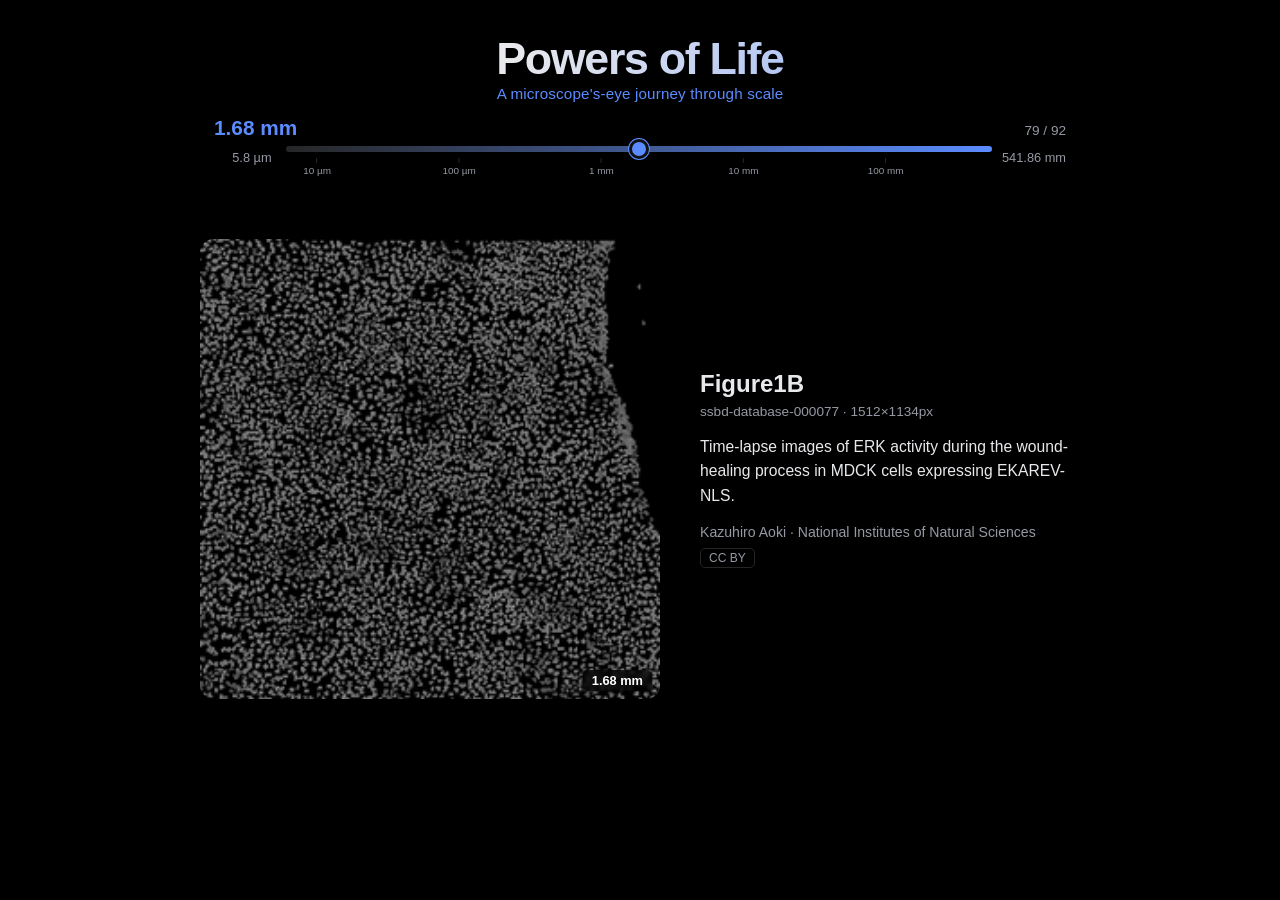
<file: index.html>
<!doctype html>
<html lang="en">
<head>
<meta charset="utf-8">
<meta name="viewport" content="width=device-width, initial-scale=1">
<title>Powers of Life</title>
<link rel="stylesheet" href="style.css">
</head>
<body>
  <header>
    <h1>Powers of Life</h1>
    <p class="tagline">A microscope's-eye journey through scale</p>
  </header>

  <section class="slider-section">
    <div class="slider-readout">
      <span id="targetWidthLabel">-</span>
      <span class="count-label"><span id="currentPos">0</span> / <span id="totalCount">0</span></span>
    </div>
    <div class="slider-row">
      <span class="edge-label" id="minLabel">-</span>
      <div class="slider-track-wrap">
        <input type="range" id="widthSlider" min="0" max="1000" step="any" value="500" aria-label="Physical scale">
        <div class="scale-ticks" id="scaleTicks"></div>
      </div>
      <span class="edge-label" id="maxLabel">-</span>
    </div>
  </section>

  <main id="stage" class="stage"></main>

  <div id="loadingOverlay" class="loading-overlay">loading…</div>

  <script src="app.js"></script>
</body>
</html>
</file>
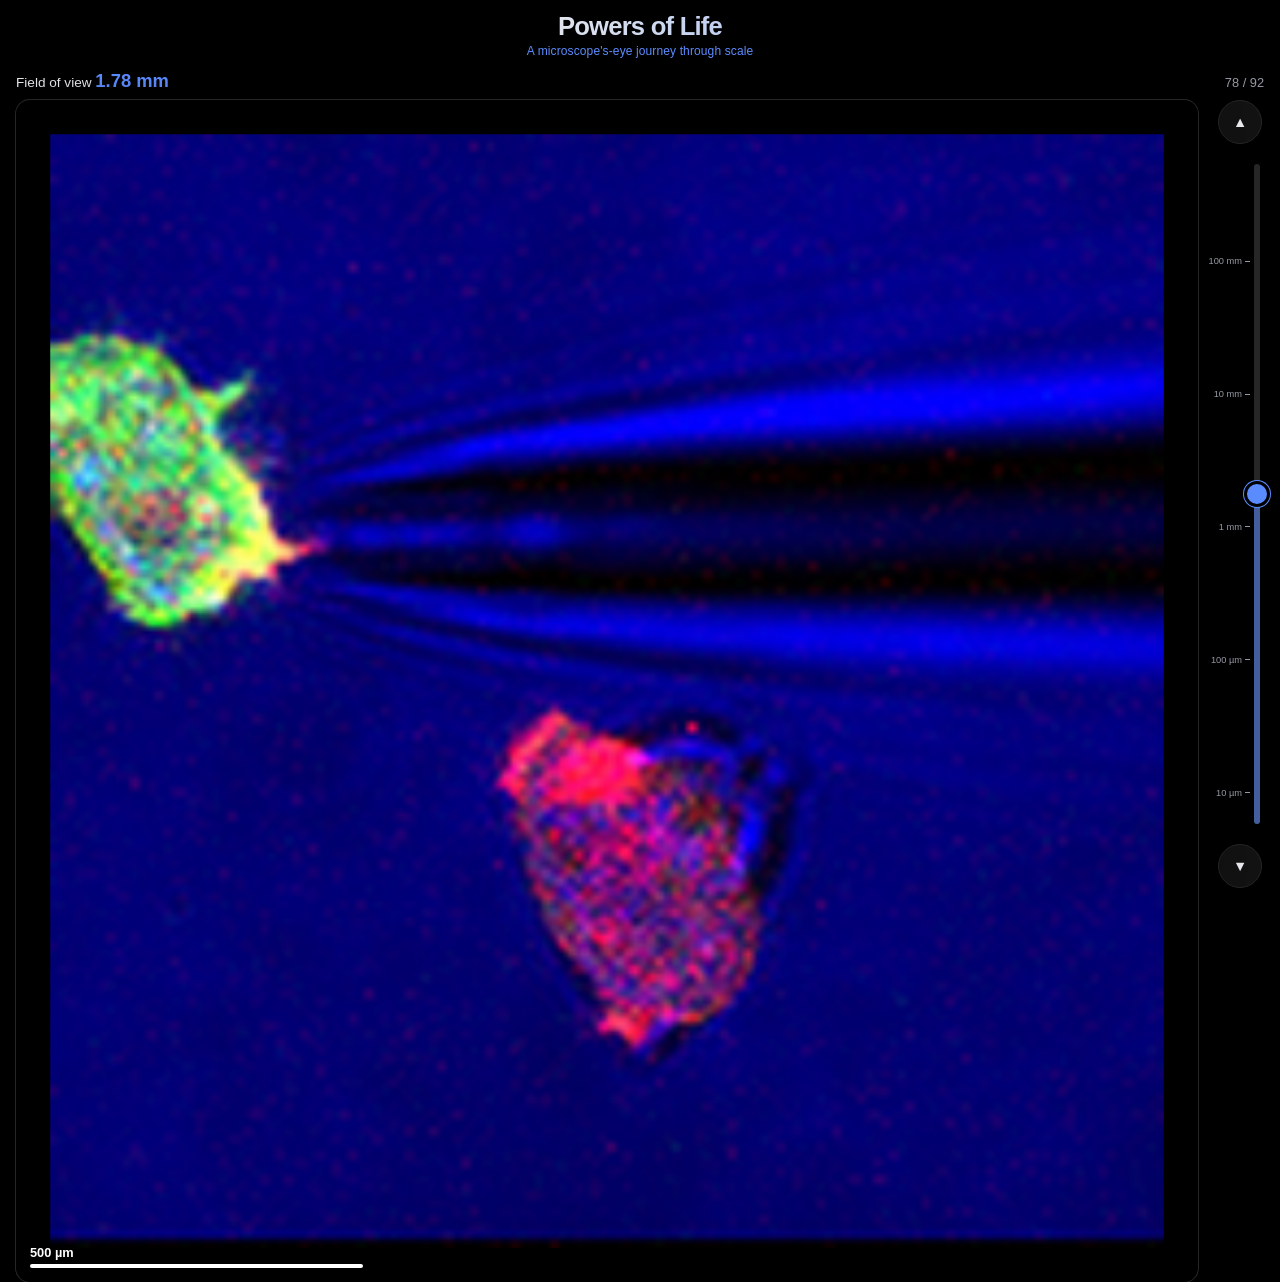
<file: phone/index.html>
<!doctype html>
<html lang="en">
<head>
<meta charset="utf-8">
<meta name="viewport" content="width=device-width, initial-scale=1, viewport-fit=cover">
<meta name="theme-color" content="#000000">
<title>Powers of Life — Phone</title>
<link rel="stylesheet" href="../style.css">
<link rel="stylesheet" href="../zoom/style.css">
<link rel="stylesheet" href="style.css">
</head>
<body>
  <header>
    <h1>Powers of Life</h1>
    <p class="tagline">A microscope's-eye journey through scale</p>
  </header>

  <div class="readout">
    <span>Field of view <span id="targetWidthLabel">-</span></span>
    <span class="count-label"><span id="currentPos">0</span> / <span id="totalCount">0</span></span>
  </div>

  <main class="phone-layout">
    <div class="left-col">
      <div class="viewport" id="viewport">
        <div class="scale-bar" id="scaleBar"><span id="scaleBarLabel"></span></div>
      </div>
      <div class="zoom-meta" id="meta"></div>
    </div>

    <div class="vslider">
      <button class="step-btn" id="stepUp" aria-label="Next larger dataset">▲</button>
      <div class="vslider-track" id="track" role="slider" tabindex="0"
           aria-label="Field of view" aria-orientation="vertical">
        <div class="scale-ticks" id="scaleTicks"></div>
        <div class="vslider-rail"></div>
        <div class="vslider-fill" id="fill"></div>
        <div class="vslider-thumb" id="thumb"></div>
      </div>
      <button class="step-btn" id="stepDown" aria-label="Next smaller dataset">▼</button>
    </div>
  </main>

  <div id="loadingOverlay" class="loading-overlay">loading…</div>

  <script src="app.js"></script>
</body>
</html>
</file>
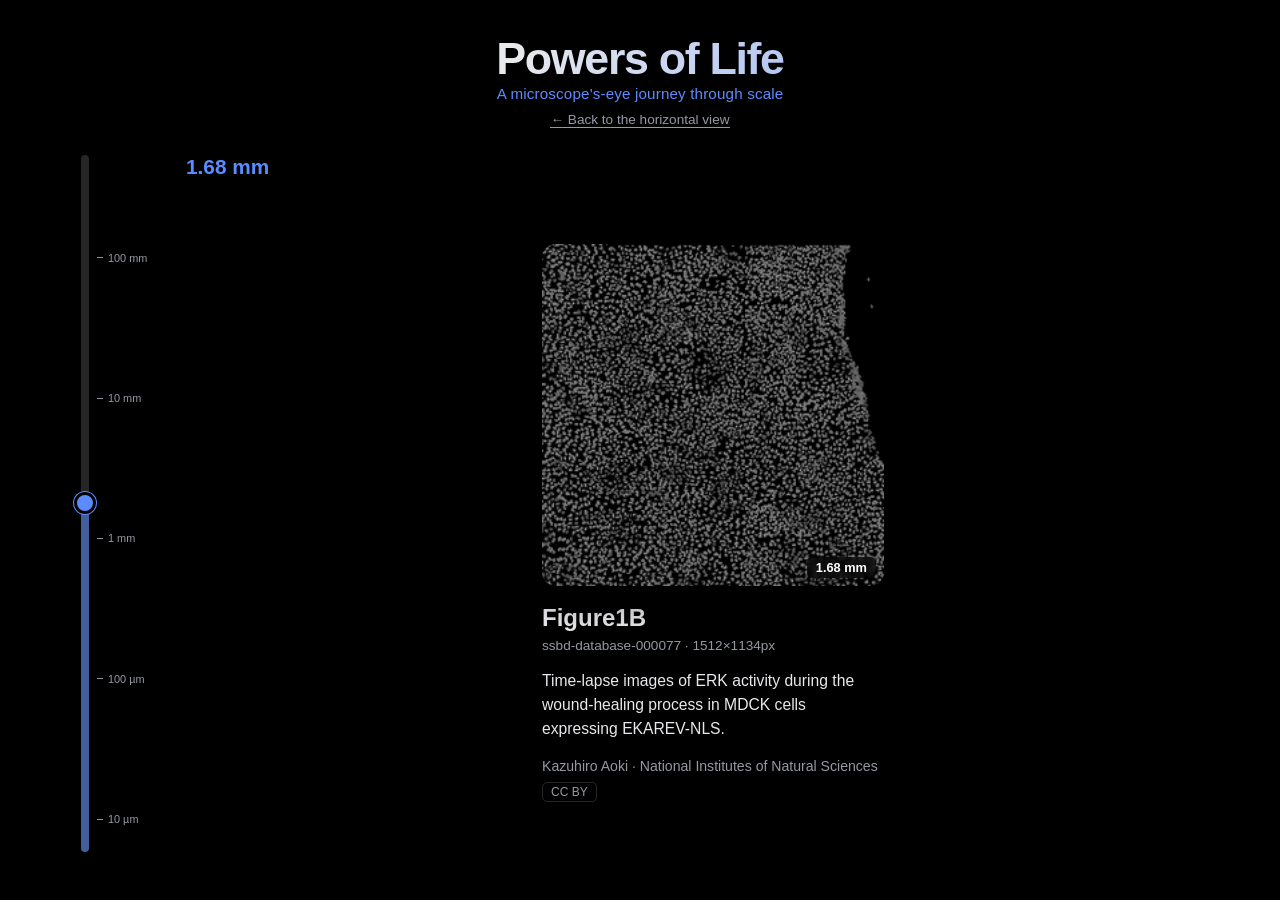
<file: vertical/index.html>
<!doctype html>
<html lang="en">
<head>
<meta charset="utf-8">
<meta name="viewport" content="width=device-width, initial-scale=1">
<title>Powers of Life — Vertical</title>
<link rel="stylesheet" href="style.css">
</head>
<body>
  <header>
    <h1>Powers of Life</h1>
    <p class="tagline">A microscope's-eye journey through scale</p>
    <p class="view-nav"><a href="../">← Back to the horizontal view</a></p>
  </header>

  <main class="viewer">
    <div class="vslider" id="vslider">
      <div class="vslider-track" id="vsliderTrack">
        <div class="scale-ticks" id="scaleTicks"></div>
        <div class="vslider-fill" id="vsliderFill"></div>
        <div class="vslider-thumb" id="vsliderThumb"></div>
      </div>
    </div>

    <div class="stage-wrap">
      <div class="target-readout" id="targetReadout">-</div>
      <div id="stage" class="stage"></div>
    </div>
  </main>

  <div id="loadingOverlay" class="loading-overlay">loading…</div>

  <script src="app.js"></script>
</body>
</html>
</file>
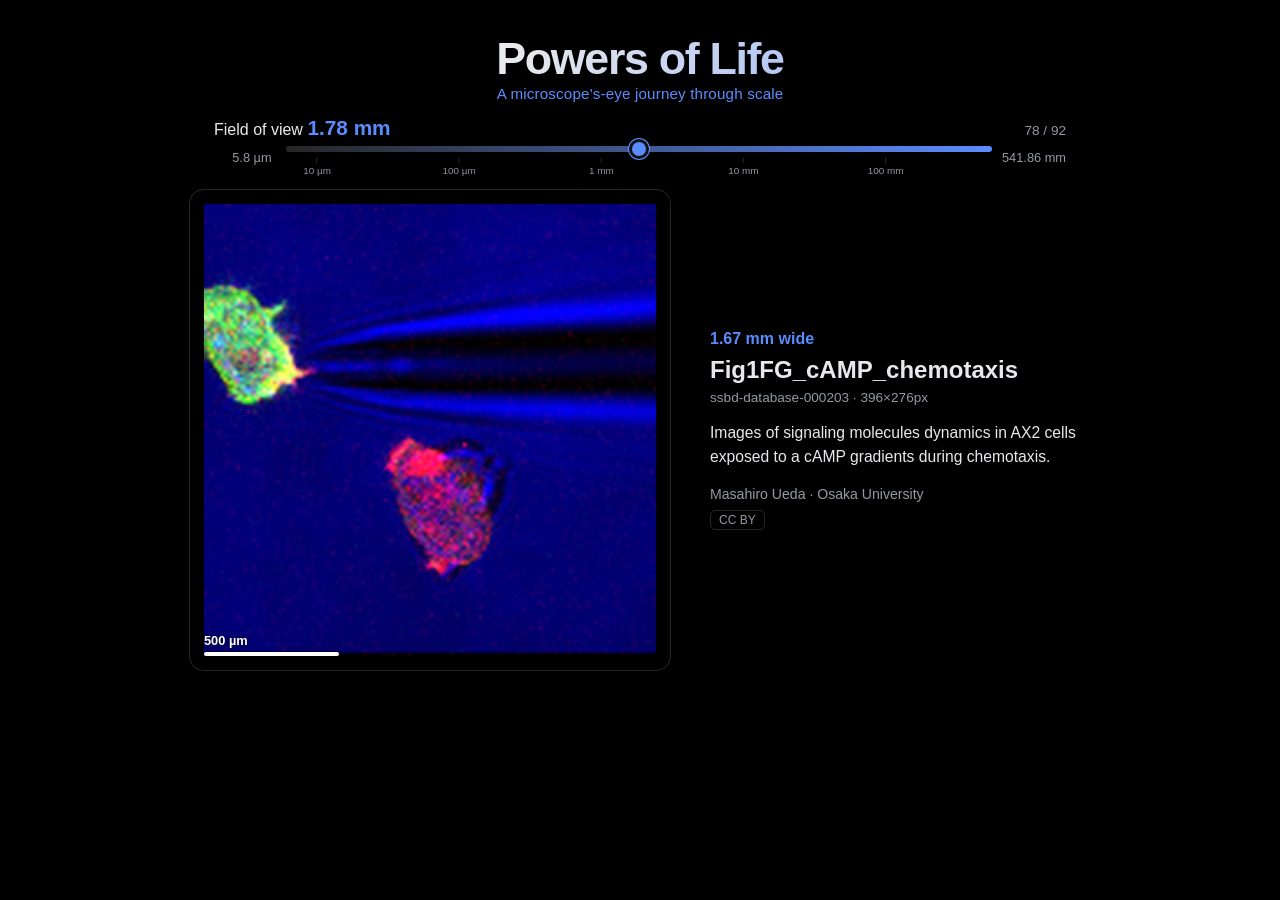
<file: zoom/index.html>
<!doctype html>
<html lang="en">
<head>
<meta charset="utf-8">
<meta name="viewport" content="width=device-width, initial-scale=1">
<title>Powers of Life — Zoom</title>
<link rel="stylesheet" href="../style.css">
<link rel="stylesheet" href="style.css">
</head>
<body>
  <header>
    <h1>Powers of Life</h1>
    <p class="tagline">A microscope's-eye journey through scale</p>
  </header>

  <section class="slider-section">
    <div class="slider-readout">
      <span>Field of view <span id="targetWidthLabel">-</span></span>
      <span class="count-label"><span id="currentPos">0</span> / <span id="totalCount">0</span></span>
    </div>
    <div class="slider-row">
      <span class="edge-label" id="minLabel">-</span>
      <div class="slider-track-wrap">
        <input type="range" id="widthSlider" min="0" max="1000" step="any" value="500" aria-label="Field of view">
        <div class="scale-ticks" id="scaleTicks"></div>
      </div>
      <span class="edge-label" id="maxLabel">-</span>
    </div>
  </section>

  <main class="zoom-layout">
    <div class="viewport" id="viewport">
      <div class="scale-bar" id="scaleBar"><span id="scaleBarLabel"></span></div>
    </div>
    <div class="zoom-meta" id="meta"></div>
  </main>

  <div id="loadingOverlay" class="loading-overlay">loading…</div>

  <script src="app.js"></script>
</body>
</html>
</file>
<file: style.css>
:root {
  color-scheme: dark;
  --bg: #000000;
  --panel-bg: #121212;
  --text: #e8e9ec;
  --muted: #9599a3;
  --accent: #5b8cff;
  --panel-border: #262626;
}

* { box-sizing: border-box; }

body {
  margin: 0;
  font-family: -apple-system, BlinkMacSystemFont, "Segoe UI", Helvetica, Arial, sans-serif;
  background: var(--bg);
  color: var(--text);
  min-height: 100vh;
}

header {
  padding: 36px 24px 4px;
  text-align: center;
}

header h1 {
  margin: 0;
  font-size: clamp(1.8rem, 4.2vw, 2.8rem);
  font-weight: 800;
  letter-spacing: -0.03em;
  line-height: 1;
  background: linear-gradient(120deg, var(--text) 40%, var(--accent) 100%);
  -webkit-background-clip: text;
  background-clip: text;
  -webkit-text-fill-color: transparent;
}

.tagline {
  margin: 4px 0 0;
  font-size: clamp(0.8rem, 1.3vw, 0.95rem);
  font-weight: 500;
  color: var(--accent);
  letter-spacing: 0.01em;
}

.view-nav {
  margin: 10px 0 0;
  font-size: 0.85rem;
}

.view-nav a {
  color: var(--muted);
  text-decoration: none;
  border-bottom: 1px solid currentColor;
}

.view-nav a:hover {
  color: var(--accent);
}

.subtitle {
  margin: 6px auto 0;
  max-width: 640px;
  color: var(--muted);
  font-size: 0.8rem;
  line-height: 1.4;
}

.subtitle a {
  color: var(--accent);
  text-decoration: none;
  border-bottom: 1px solid currentColor;
}

.subtitle a:hover {
  opacity: 0.8;
}

.subtitle em {
  color: var(--text);
  font-style: italic;
}

.slider-section {
  max-width: 900px;
  margin: 10px auto 6px;
  padding: 0 24px;
}

.slider-readout {
  display: flex;
  justify-content: space-between;
  align-items: baseline;
  margin-bottom: 4px;
}

#targetWidthLabel {
  font-size: 1.3rem;
  font-weight: 600;
  color: var(--accent);
}

.count-label {
  color: var(--muted);
  font-size: 0.85rem;
}

.slider-row {
  display: flex;
  align-items: center;
  gap: 12px;
}

.edge-label {
  color: var(--muted);
  font-size: 0.8rem;
  white-space: nowrap;
  min-width: 4.5em;
}

#minLabel { text-align: right; }

.slider-track-wrap {
  position: relative;
  flex: 1;
  padding-bottom: 18px;
}

input[type="range"] {
  width: 100%;
  height: 6px;
  border-radius: 3px;
  appearance: none;
  background: linear-gradient(90deg, var(--panel-border), var(--accent));
  outline: none;
  display: block;
}

.scale-ticks {
  position: absolute;
  left: 0;
  right: 0;
  top: 14px;
  height: 18px;
  pointer-events: none;
}

.scale-tick {
  position: absolute;
  top: 0;
  transform: translateX(-50%);
  display: flex;
  flex-direction: column;
  align-items: center;
}

.scale-tick::before {
  content: "";
  width: 1px;
  height: 5px;
  background: var(--panel-border);
}

.scale-tick span {
  margin-top: 2px;
  font-size: 0.62rem;
  color: var(--muted);
  white-space: nowrap;
}

input[type="range"]::-webkit-slider-thumb {
  appearance: none;
  width: 20px;
  height: 20px;
  border-radius: 50%;
  background: var(--accent);
  border: 3px solid var(--panel-bg);
  box-shadow: 0 0 0 1px var(--accent);
  cursor: pointer;
}

input[type="range"]::-moz-range-thumb {
  width: 20px;
  height: 20px;
  border-radius: 50%;
  background: var(--accent);
  border: 3px solid var(--panel-bg);
  cursor: pointer;
}

/* --- stage (current image + metadata) --- */

.stage {
  position: relative;
  max-width: 1100px;
  height: min(62vh, 560px);
  margin: 18px auto 24px;
  padding: 0 24px;
  overflow: hidden;
  perspective: 1200px;
}

.slide {
  position: absolute;
  inset: 0 24px;
  display: flex;
  align-items: center;
  justify-content: center;
  gap: 40px;
  transition: transform 0.7s cubic-bezier(0.4, 0, 0.2, 1), opacity 0.7s ease, filter 0.7s ease;
  will-change: transform, opacity;
}

.slide.pos-center {
  transform: translateX(0) rotateY(0) scale(1);
  opacity: 1;
  filter: blur(0);
}

/* off to the right: entry point when scale increases, exit when it decreases */
.slide.pos-right {
  transform: translateX(70%) rotateY(-35deg) scale(0.8);
  opacity: 0;
  filter: blur(6px);
}

/* off to the left: exit when scale increases, entry point when it decreases */
.slide.pos-left {
  transform: translateX(-70%) rotateY(35deg) scale(0.8);
  opacity: 0;
  filter: blur(6px);
}

.slide .image-col {
  position: relative;
  flex: 0 0 auto;
  width: min(52vh, 460px);
  aspect-ratio: 1 / 1;
  border-radius: 14px;
  overflow: hidden;
  background: #000;
  box-shadow: 0 12px 40px rgba(0, 0, 0, 0.55);
}

.slide .image-col img {
  width: 100%;
  height: 100%;
  object-fit: contain;
  background: #000;
}

.length-badge {
  position: absolute;
  right: 8px;
  bottom: 8px;
  padding: 3px 9px;
  background: rgba(0, 0, 0, 0.65);
  color: #fff;
  font-size: 0.8rem;
  font-weight: 600;
  border-radius: 5px;
  backdrop-filter: blur(2px);
}

.slide .meta-col {
  flex: 0 1 380px;
  min-width: 0;
}

.meta-col .dataset-name {
  font-size: 1.5rem;
  font-weight: 700;
  color: var(--text);
  margin: 0 0 6px;
  word-break: break-word;
}

.meta-col .ssbd-id {
  color: var(--muted);
  font-size: 0.85rem;
  margin-bottom: 16px;
}

.meta-col .title {
  font-size: 0.98rem;
  color: var(--text);
  line-height: 1.55;
  margin-bottom: 16px;
}

.meta-col .contact {
  color: var(--muted);
  font-size: 0.88rem;
  margin-bottom: 8px;
}

.meta-col .license {
  display: inline-block;
  padding: 2px 8px;
  border: 1px solid var(--panel-border);
  border-radius: 5px;
  color: var(--muted);
  font-size: 0.75rem;
}

@media (max-width: 760px) {
  .stage {
    height: calc(min(100vw - 32px, 420px) + 300px);
    padding: 0 16px;
  }
  .slide {
    inset: 0 16px;
    flex-direction: column;
    justify-content: flex-start;
    gap: 16px;
  }
  .slide .image-col {
    width: min(100%, 420px);
  }
  .slide .meta-col {
    flex: 0 0 auto;
    width: min(100%, 420px);
  }
}

@media (prefers-reduced-motion: reduce) {
  .slide {
    transition: opacity 0.3s ease;
  }
  .slide.pos-left,
  .slide.pos-right {
    transform: none;
    filter: none;
  }
}

.loading-overlay {
  position: fixed;
  inset: 0;
  display: flex;
  align-items: center;
  justify-content: center;
  background: var(--bg);
  color: var(--muted);
  font-size: 1rem;
  z-index: 10;
}

.loading-overlay.hidden {
  display: none;
}
</file>
<file: zoom/style.css>
/* Builds on ../style.css (header, slider, loading overlay). */

.zoom-layout {
  max-width: 1100px;
  margin: 18px auto 24px;
  padding: 0 24px;
  display: flex;
  align-items: center;
  justify-content: center;
  gap: 40px;
}

/* The frame is the field of view: its width is the length on the readout. */
.viewport {
  position: relative;
  flex: 0 0 auto;
  width: min(56vh, 480px);
  aspect-ratio: 1 / 1;
  border-radius: 14px;
  overflow: hidden;
  background: #000;
  box-shadow: 0 0 0 1px var(--panel-border), 0 12px 40px rgba(0, 0, 0, 0.55);
}

.zoom-image {
  position: absolute;
  left: 50%;
  top: 50%;
  width: 100%;
  height: 100%;
  transform-origin: center;
  will-change: transform, opacity;
  /* keep the outline ~1.5px on screen whatever the scale */
  outline: calc(1.5px * var(--inv-scale, 1)) solid rgba(255, 255, 255, 0.35);
}

.zoom-image img {
  display: block;
  width: 100%;
  height: 100%;
  object-fit: contain;
  background: #000;
}

.zoom-image.current {
  outline-color: transparent;
}

.scale-bar {
  position: absolute;
  left: 14px;
  bottom: 14px;
  height: 4px;
  background: #fff;
  border-radius: 2px;
  z-index: 1000;
  box-shadow: 0 0 4px rgba(0, 0, 0, 0.8);
}

.scale-bar span {
  position: absolute;
  left: 0;
  bottom: 8px;
  color: #fff;
  font-size: 0.8rem;
  font-weight: 600;
  white-space: nowrap;
  text-shadow: 0 0 4px rgba(0, 0, 0, 0.9);
}

.zoom-meta {
  flex: 0 1 380px;
  min-width: 0;
}

.zoom-meta.fade-in {
  animation: meta-fade 0.4s ease;
}

@keyframes meta-fade {
  from { opacity: 0; transform: translateY(6px); }
  to { opacity: 1; transform: none; }
}

.zoom-meta .width {
  color: var(--accent);
  font-weight: 600;
  margin-bottom: 8px;
}

.zoom-meta .dataset-name {
  font-size: 1.5rem;
  font-weight: 700;
  color: var(--text);
  margin: 0 0 6px;
  word-break: break-word;
}

.zoom-meta .ssbd-id {
  color: var(--muted);
  font-size: 0.85rem;
  margin-bottom: 16px;
}

.zoom-meta .title {
  font-size: 0.98rem;
  color: var(--text);
  line-height: 1.55;
  margin-bottom: 16px;
}

.zoom-meta .contact {
  color: var(--muted);
  font-size: 0.88rem;
  margin-bottom: 8px;
}

.zoom-meta .license {
  display: inline-block;
  padding: 2px 8px;
  border: 1px solid var(--panel-border);
  border-radius: 5px;
  color: var(--muted);
  font-size: 0.75rem;
}

@media (max-width: 760px) {
  .zoom-layout {
    flex-direction: column;
    padding: 0 16px;
    gap: 16px;
  }
  .viewport {
    width: min(100%, 420px);
  }
  .zoom-meta {
    flex: 0 0 auto;
    width: min(100%, 420px);
  }
}
</file>
<file: phone/style.css>
/* Builds on ../style.css (header, loading overlay) and ../zoom/style.css
   (viewport, zoom images, scale bar, metadata). Portrait, one screen tall. */

html, body {
  height: 100%;
}

body {
  height: 100dvh;
  min-height: 0;
  display: flex;
  flex-direction: column;
  overflow: hidden;
  padding: env(safe-area-inset-top) env(safe-area-inset-right) env(safe-area-inset-bottom) env(safe-area-inset-left);
  -webkit-user-select: none;
  user-select: none;
}

header {
  padding: 14px 16px 2px;
}

header h1 {
  font-size: 1.6rem;
}

.tagline {
  font-size: 0.75rem;
}

.readout {
  display: flex;
  justify-content: space-between;
  align-items: baseline;
  padding: 10px 16px 8px;
  font-size: 0.85rem;
}

#targetWidthLabel {
  color: var(--accent);
  font-size: 1.15rem;
  font-weight: 700;
}

.count-label {
  color: var(--muted);
  font-size: 0.8rem;
}

.phone-layout {
  flex: 1;
  min-height: 0;
  display: flex;
  gap: 10px;
  padding: 0 8px 12px 16px;
}

.left-col {
  flex: 1;
  min-width: 0;
  display: flex;
  flex-direction: column;
  gap: 14px;
}

.left-col .viewport {
  width: 100%;
  touch-action: none; /* pinch is handled in app.js */
}

.left-col .zoom-meta {
  flex: 1;
  min-height: 0;
  width: auto;
  overflow-y: auto;
  -webkit-user-select: text;
  user-select: text;
}

.zoom-meta .dataset-name {
  font-size: 1.15rem;
}

.zoom-meta .ssbd-id {
  margin-bottom: 10px;
}

.zoom-meta .title {
  font-size: 0.88rem;
  line-height: 1.45;
  margin-bottom: 10px;
}

.zoom-meta .contact {
  font-size: 0.8rem;
}

/* --- vertical slider: thumb-reachable on the right edge --- */

.vslider {
  flex: 0 0 64px;
  display: flex;
  flex-direction: column;
  align-items: center;
  gap: 8px;
}

.step-btn {
  width: 44px;
  height: 44px;
  border-radius: 50%;
  border: 1px solid var(--panel-border);
  background: var(--panel-bg);
  color: var(--text);
  font-size: 0.9rem;
  cursor: pointer;
  -webkit-tap-highlight-color: transparent;
}

.step-btn:active {
  background: var(--accent);
  border-color: var(--accent);
}

/* The track element is the whole column width, so it's easy to grab; the
   visible rail sits at its right side, tick labels to its left. */
.vslider-track {
  position: relative;
  flex: 1;
  width: 100%;
  margin: 12px 0;
  touch-action: none;
  cursor: pointer;
  outline: none;
}

.vslider-rail,
.vslider-fill {
  position: absolute;
  right: 12px;
  width: 6px;
  border-radius: 3px;
  pointer-events: none;
}

.vslider-rail {
  top: 0;
  bottom: 0;
  background: var(--panel-border);
}

.vslider-fill {
  bottom: 0;
  background: var(--accent);
  opacity: 0.55;
}

.vslider-thumb {
  position: absolute;
  right: 15px;
  width: 26px;
  height: 26px;
  border-radius: 50%;
  background: var(--accent);
  border: 3px solid var(--bg);
  box-shadow: 0 0 0 1px var(--accent);
  transform: translate(50%, 50%);
  pointer-events: none;
}

.vslider-track:focus-visible .vslider-thumb {
  box-shadow: 0 0 0 3px var(--text);
}

.scale-ticks {
  position: absolute;
  top: 0;
  bottom: 0;
  left: 0;
  right: 22px;
  height: auto;
  pointer-events: none;
}

.scale-tick {
  position: absolute;
  right: 0;
  left: auto;
  top: auto;
  transform: translateY(50%);
  display: flex;
  flex-direction: row-reverse;
  align-items: center;
  gap: 3px;
}

.scale-tick::before {
  width: 5px;
  height: 1px;
  background: var(--muted);
}

.scale-tick span {
  margin: 0;
  font-size: 0.58rem;
}
</file>
<file: vertical/style.css>
:root {
  color-scheme: dark;
  --bg: #000000;
  --panel-bg: #121212;
  --text: #e8e9ec;
  --muted: #9599a3;
  --accent: #5b8cff;
  --panel-border: #262626;
}

* { box-sizing: border-box; }

html, body {
  height: 100%;
}

body {
  margin: 0;
  font-family: -apple-system, BlinkMacSystemFont, "Segoe UI", Helvetica, Arial, sans-serif;
  background: var(--bg);
  color: var(--text);
  display: flex;
  flex-direction: column;
}

header {
  padding: 36px 24px 4px;
  text-align: center;
}

header h1 {
  margin: 0;
  font-size: clamp(1.8rem, 4.2vw, 2.8rem);
  font-weight: 800;
  letter-spacing: -0.03em;
  line-height: 1;
  background: linear-gradient(120deg, var(--text) 40%, var(--accent) 100%);
  -webkit-background-clip: text;
  background-clip: text;
  -webkit-text-fill-color: transparent;
}

.tagline {
  margin: 4px 0 0;
  font-size: clamp(0.8rem, 1.3vw, 0.95rem);
  font-weight: 500;
  color: var(--accent);
  letter-spacing: 0.01em;
}

.view-nav {
  margin: 10px 0 0;
  font-size: 0.85rem;
}

.view-nav a {
  color: var(--muted);
  text-decoration: none;
  border-bottom: 1px solid currentColor;
}

.view-nav a:hover {
  color: var(--accent);
}

.viewer {
  flex: 1;
  display: flex;
  align-items: stretch;
  gap: 56px;
  max-width: 1300px;
  width: 100%;
  margin: 24px auto;
  padding: 0 40px 24px;
  height: min(66vh, 620px);
}

/* --- vertical scale bar --- */

.vslider {
  display: flex;
  align-items: center;
  justify-content: center;
  width: 90px;
}

.vslider-track {
  position: relative;
  width: 8px;
  height: 100%;
  background: var(--panel-border);
  border-radius: 4px;
  cursor: pointer;
  touch-action: none;
}

.vslider-fill {
  position: absolute;
  left: 0;
  right: 0;
  bottom: 0;
  height: 50%;
  background: var(--accent);
  border-radius: 4px;
  pointer-events: none;
  opacity: 0.55;
}

.vslider-thumb {
  position: absolute;
  left: 50%;
  bottom: 50%;
  width: 22px;
  height: 22px;
  border-radius: 50%;
  background: var(--accent);
  border: 3px solid var(--bg);
  box-shadow: 0 0 0 1px var(--accent);
  transform: translate(-50%, 50%);
  pointer-events: none;
}

.scale-ticks {
  position: absolute;
  left: 100%;
  top: 0;
  bottom: 0;
  width: 76px;
  pointer-events: none;
}

.scale-tick {
  position: absolute;
  left: 8px;
  transform: translateY(50%);
  display: flex;
  align-items: center;
  gap: 5px;
  white-space: nowrap;
}

.scale-tick::before {
  content: "";
  width: 6px;
  height: 1px;
  background: var(--muted);
}

.scale-tick span {
  font-size: 0.68rem;
  color: var(--muted);
}

/* --- stage (current image + metadata) --- */

.stage-wrap {
  flex: 1;
  min-width: 0;
  display: flex;
  flex-direction: column;
}

.target-readout {
  color: var(--accent);
  font-weight: 700;
  font-size: 1.3rem;
  margin-bottom: 14px;
}

.stage {
  position: relative;
  flex: 1;
  min-height: 0;
  overflow: visible;
  perspective: 700px;
}

.slide {
  position: absolute;
  inset: 0;
  display: flex;
  flex-direction: column;
  align-items: center;
  justify-content: center;
  gap: 18px;
  overflow-y: auto;
  transition: transform 0.65s cubic-bezier(0.4, 0, 0.2, 1), opacity 0.65s ease;
  will-change: transform, opacity;
}

.slide.pos-center {
  transform: translateZ(0) scale(1);
  opacity: 1;
}

/* near viewer: bursting out of the screen (used for exit when scale increases,
   and as the entry point when scale decreases) */
.slide.pos-near {
  transform: translateZ(650px) scale(2.1);
  opacity: 0;
}

/* far from viewer: sinking into the depth of the screen (used for exit when
   scale decreases, and as the entry point when scale increases) */
.slide.pos-far {
  transform: translateZ(-650px) scale(0.35);
  opacity: 0;
}

.slide .image-col {
  position: relative;
  flex: 0 0 auto;
  width: min(38vh, 380px);
  aspect-ratio: 1 / 1;
  border-radius: 14px;
  overflow: hidden;
  background: #000;
  box-shadow: 0 12px 40px rgba(0, 0, 0, 0.55);
}

.slide .image-col img {
  width: 100%;
  height: 100%;
  object-fit: contain;
  background: #000;
}

.length-badge {
  position: absolute;
  right: 8px;
  bottom: 8px;
  padding: 3px 9px;
  background: rgba(0, 0, 0, 0.65);
  color: #fff;
  font-size: 0.8rem;
  font-weight: 600;
  border-radius: 5px;
  backdrop-filter: blur(2px);
}

.slide .meta-col {
  flex: 0 0 auto;
  width: min(38vh, 380px);
  min-width: 0;
}

.meta-col .dataset-name {
  font-size: 1.5rem;
  font-weight: 700;
  color: var(--text);
  margin: 0 0 6px;
  word-break: break-word;
}

.meta-col .ssbd-id {
  color: var(--muted);
  font-size: 0.85rem;
  margin-bottom: 16px;
}

.meta-col .title {
  font-size: 0.98rem;
  color: var(--text);
  line-height: 1.55;
  margin-bottom: 16px;
  max-width: 60ch;
}

.meta-col .contact {
  color: var(--muted);
  font-size: 0.88rem;
  margin-bottom: 8px;
}

.meta-col .license {
  display: inline-block;
  padding: 2px 8px;
  border: 1px solid var(--panel-border);
  border-radius: 5px;
  color: var(--muted);
  font-size: 0.75rem;
}

.loading-overlay {
  position: fixed;
  inset: 0;
  display: flex;
  align-items: center;
  justify-content: center;
  background: var(--bg);
  color: var(--muted);
  font-size: 1rem;
  z-index: 10;
}

.loading-overlay.hidden {
  display: none;
}

@media (max-width: 800px) {
  .viewer {
    gap: 24px;
    padding: 0 16px 24px;
  }
  .vslider {
    width: 56px;
  }
  .scale-ticks {
    width: 50px;
  }
  .slide .image-col,
  .slide .meta-col {
    width: min(50vh, 70vw);
  }
}
</file>
